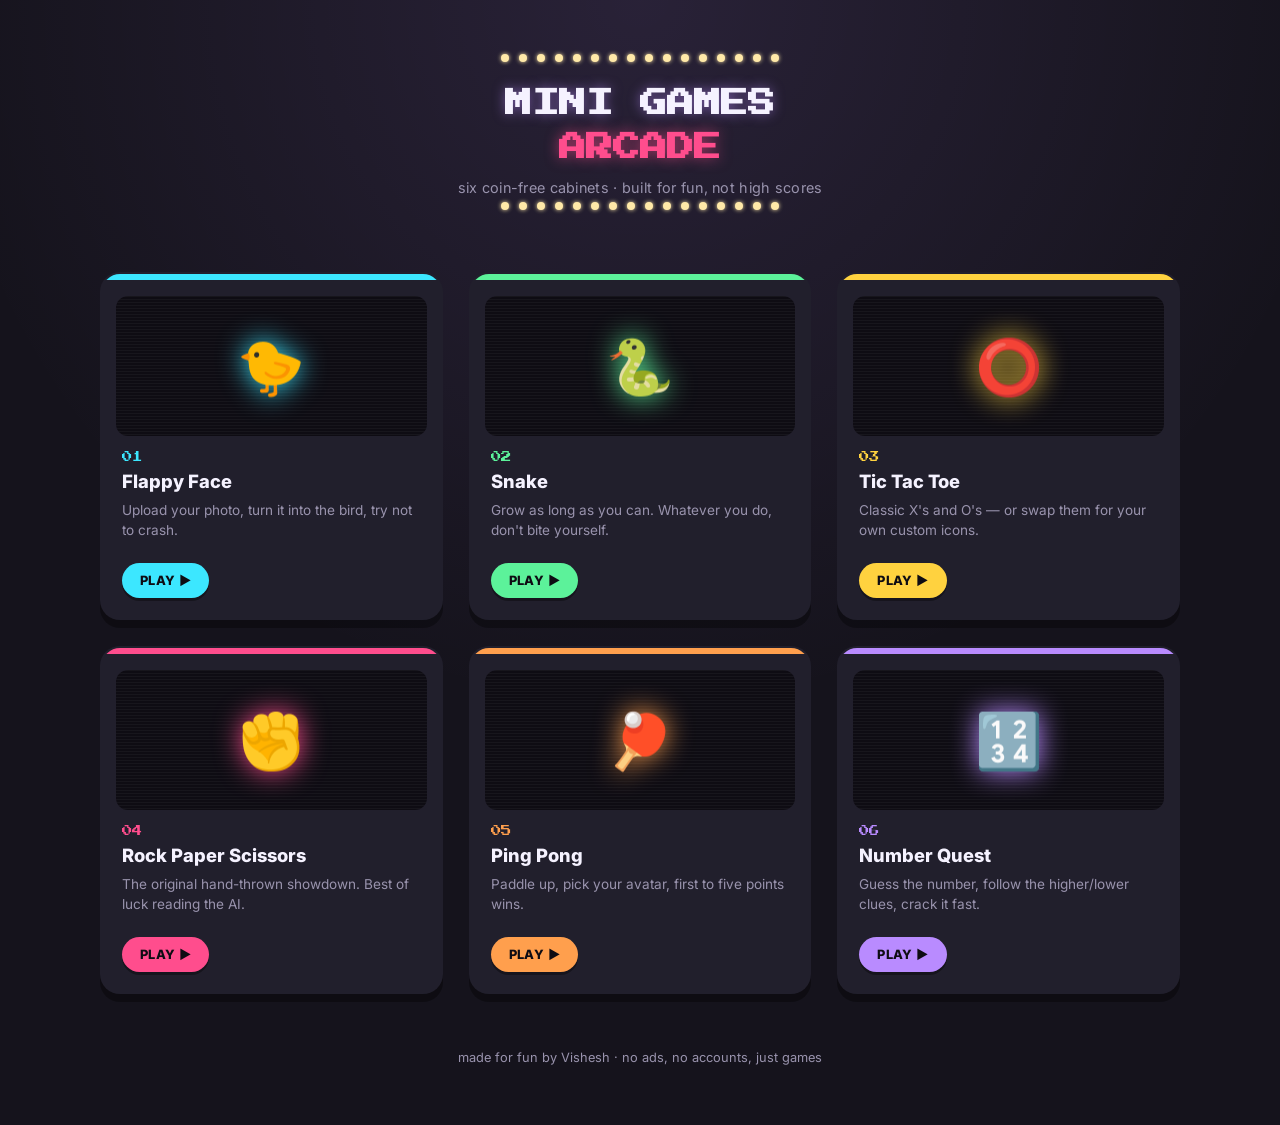
<file: index.html>
<!DOCTYPE html>
<html lang="en">
<head>
<meta charset="UTF-8">
<meta name="viewport" content="width=device-width, initial-scale=1.0">
<title>Vishesh's Mini Games Arcade</title>
<link rel="preconnect" href="https://fonts.googleapis.com">
<link rel="preconnect" href="https://fonts.gstatic.com" crossorigin>
<link href="https://fonts.googleapis.com/css2?family=Press+Start+2P&family=Inter:wght@400;600;800&display=swap" rel="stylesheet">
<link rel="stylesheet" href="style.css">
</head>
<body>

<div class="cabinet-bg">

  <!-- ===== MARQUEE HERO ===== -->
  <header class="marquee">
    <div class="bulb-row" aria-hidden="true">
      <span style="--i:0"></span><span style="--i:1"></span><span style="--i:2"></span>
      <span style="--i:3"></span><span style="--i:4"></span><span style="--i:5"></span>
      <span style="--i:6"></span><span style="--i:7"></span><span style="--i:8"></span>
      <span style="--i:9"></span><span style="--i:10"></span><span style="--i:11"></span>
      <span style="--i:12"></span><span style="--i:13"></span><span style="--i:14"></span>
      <span style="--i:15"></span>
    </div>

    <h1 class="marquee-title">MINI&nbsp;GAMES<br><span>ARCADE</span></h1>
    <p class="marquee-sub">six coin-free cabinets · built for fun, not high scores</p>

    <div class="bulb-row" aria-hidden="true">
      <span style="--i:15"></span><span style="--i:14"></span><span style="--i:13"></span>
      <span style="--i:12"></span><span style="--i:11"></span><span style="--i:10"></span>
      <span style="--i:9"></span><span style="--i:8"></span><span style="--i:7"></span>
      <span style="--i:6"></span><span style="--i:5"></span><span style="--i:4"></span>
      <span style="--i:3"></span><span style="--i:2"></span><span style="--i:1"></span>
      <span style="--i:0"></span>
    </div>
  </header>

  <!-- ===== GAME CABINET GRID ===== -->
  <main class="cabinet-grid">

    <a class="cabinet" data-tone="cyan"
       href="https://vishesharma20.github.io/Mini_Games/flappy%20bird/">
      <div class="screen">
        <span class="cab-emoji">🐤</span>
      </div>
      <div class="cab-label">
        <span class="cab-tag">01</span>
        <h2>Flappy Face</h2>
        <p>Upload your photo, turn it into the bird, try not to crash.</p>
      </div>
      <span class="play-btn">PLAY ▶</span>
    </a>

    <a class="cabinet" data-tone="green"
       href="https://vishesharma20.github.io/Mini_Games/snake%20game/">
      <div class="screen">
        <span class="cab-emoji">🐍</span>
      </div>
      <div class="cab-label">
        <span class="cab-tag">02</span>
        <h2>Snake</h2>
        <p>Grow as long as you can. Whatever you do, don't bite yourself.</p>
      </div>
      <span class="play-btn">PLAY ▶</span>
    </a>

    <a class="cabinet" data-tone="yellow"
       href="https://vishesharma20.github.io/Mini_Games/tic%20tac%20toe/">
      <div class="screen">
        <span class="cab-emoji">⭕</span>
      </div>
      <div class="cab-label">
        <span class="cab-tag">03</span>
        <h2>Tic Tac Toe</h2>
        <p>Classic X's and O's — or swap them for your own custom icons.</p>
      </div>
      <span class="play-btn">PLAY ▶</span>
    </a>

    <a class="cabinet" data-tone="pink"
       href="https://vishesharma20.github.io/Mini_Games/rock,%20paper%20&%20scissor/">
      <div class="screen">
        <span class="cab-emoji">✊</span>
      </div>
      <div class="cab-label">
        <span class="cab-tag">04</span>
        <h2>Rock Paper Scissors</h2>
        <p>The original hand-thrown showdown. Best of luck reading the AI.</p>
      </div>
      <span class="play-btn">PLAY ▶</span>
    </a>

    <a class="cabinet" data-tone="orange"
       href="https://vishesharma20.github.io/Mini_Games/ping%20pong/">
      <div class="screen">
        <span class="cab-emoji">🏓</span>
      </div>
      <div class="cab-label">
        <span class="cab-tag">05</span>
        <h2>Ping Pong</h2>
        <p>Paddle up, pick your avatar, first to five points wins.</p>
      </div>
      <span class="play-btn">PLAY ▶</span>
    </a>

    <a class="cabinet" data-tone="purple"
       href="https://vishesharma20.github.io/Mini_Games/number%20quest/">
      <div class="screen">
        <span class="cab-emoji">🔢</span>
      </div>
      <div class="cab-label">
        <span class="cab-tag">06</span>
        <h2>Number Quest</h2>
        <p>Guess the number, follow the higher/lower clues, crack it fast.</p>
      </div>
      <span class="play-btn">PLAY ▶</span>
    </a>

  </main>

  <footer class="cab-footer">
    made for fun by Vishesh · no ads, no accounts, just games
  </footer>

</div>

</body>
</html>
</file>
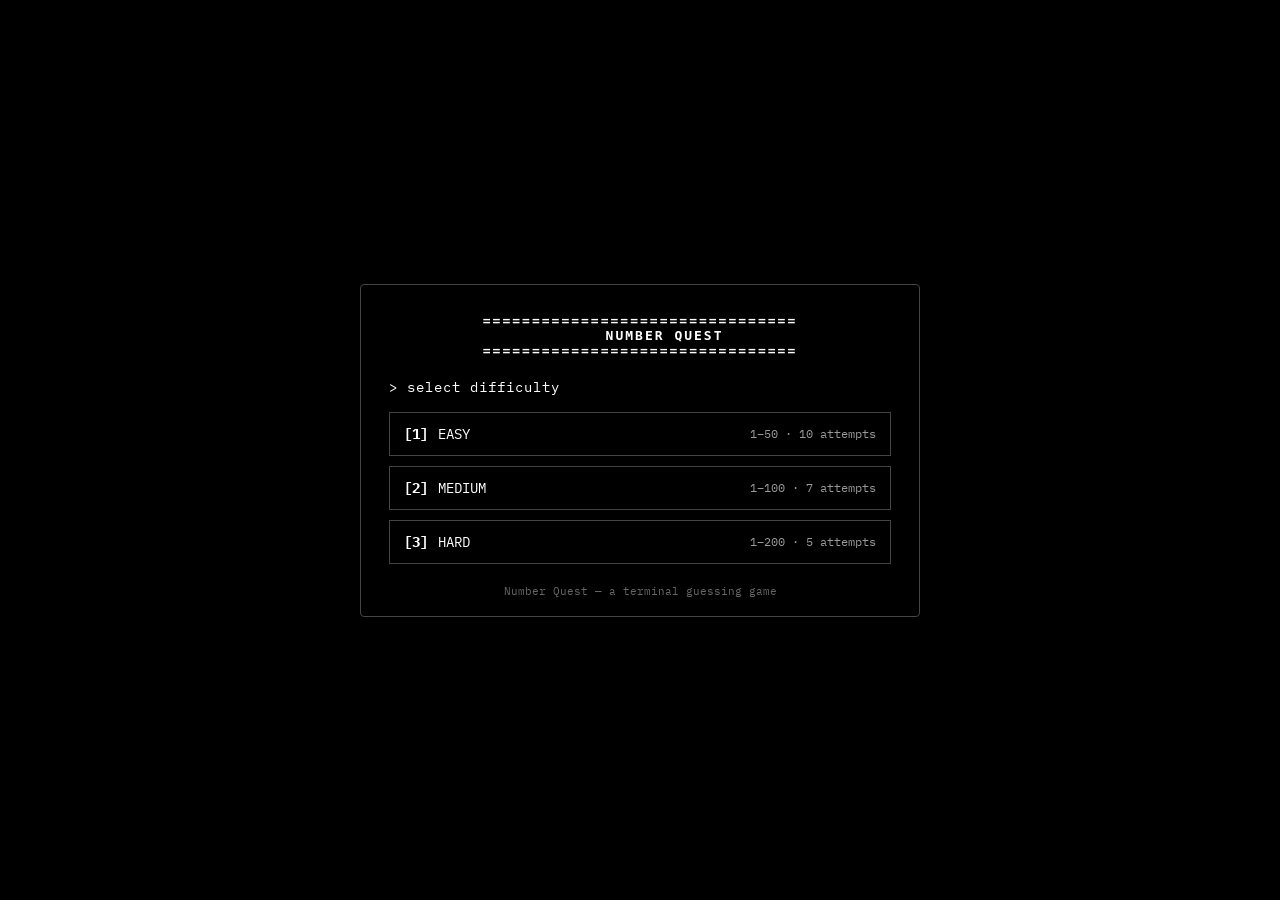
<file: number quest/index.html>
<!DOCTYPE html>
<html lang="en">
<head>
<meta charset="UTF-8">
<meta name="viewport" content="width=device-width, initial-scale=1.0">
<title>Number Quest</title>
<link rel="preconnect" href="https://fonts.googleapis.com">
<link href="https://fonts.googleapis.com/css2?family=IBM+Plex+Mono:wght@400;500;600;700&display=swap" rel="stylesheet">
<link rel="stylesheet" href="style.css">
</head>
<body>

<div class="crt">

  <header class="banner">
    <pre>================================
     NUMBER QUEST
================================</pre>
  </header>

  <main id="app">

    <!-- DIFFICULTY SCREEN -->
    <section id="screen-difficulty" class="screen active">
      <p class="prompt">&gt; select difficulty</p>
      <div class="options">
        <button class="opt" data-diff="1">
          <span class="key">[1]</span> EASY <span class="meta">1–50 · 10 attempts</span>
        </button>
        <button class="opt" data-diff="2">
          <span class="key">[2]</span> MEDIUM <span class="meta">1–100 · 7 attempts</span>
        </button>
        <button class="opt" data-diff="3">
          <span class="key">[3]</span> HARD <span class="meta">1–200 · 5 attempts</span>
        </button>
      </div>
    </section>

    <!-- GAME SCREEN -->
    <section id="screen-game" class="screen">
      <p class="prompt" id="rangeText"></p>
      <p class="attempts-line" id="attemptsText"></p>

      <form id="guessForm" autocomplete="off">
        <input type="number" id="guessInput" placeholder="your guess" required>
        <button type="submit">GUESS</button>
      </form>

      <div id="feedback" class="feedback"></div>

      <div class="meter">
        <div class="meter-fill" id="meterFill"></div>
      </div>

      <div class="history">
        <span class="history-label">history:</span>
        <span id="historyList"></span>
      </div>
    </section>

    <!-- RESULT SCREEN -->
    <section id="screen-result" class="screen">
      <div id="resultBox"></div>
      <button id="playAgainBtn">PLAY AGAIN (y)</button>
    </section>

  </main>

  <footer class="footer">Number Quest — a terminal guessing game</footer>
</div>

<script src="script.js"></script>
</body>
</html>
</file>
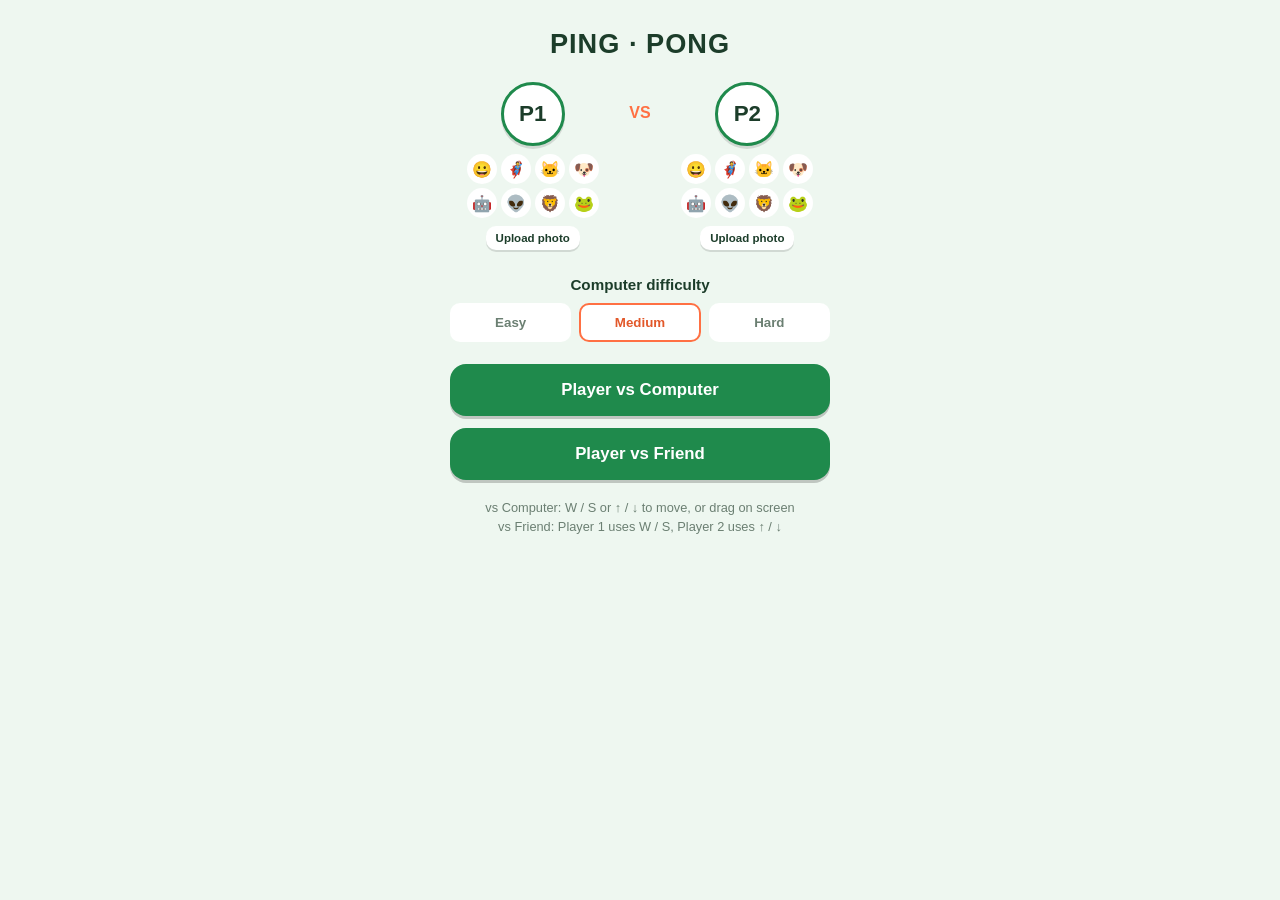
<file: ping pong/index.html>
<!DOCTYPE html>
<html lang="en">
<head>
<meta charset="UTF-8">
<meta name="viewport" content="width=device-width, initial-scale=1.0, maximum-scale=1.0, user-scalable=no">
<title>Ping Pong</title>
<link rel="stylesheet" href="style.css">
</head>
<body>

<div class="app">

  <!-- ===== HOME SCREEN ===== -->
  <section id="home-screen" class="screen active">
    <h1 class="title">PING · PONG</h1>

    <div class="avatar-row">
      <div class="avatar-col">
        <div class="avatar-circle" id="avatar-p1">
          <span>P1</span>
        </div>
        <div class="avatar-preset-grid" data-player="p1"></div>
        <label class="upload-btn">
          Upload photo
          <input type="file" accept="image/*" id="upload-p1" class="hidden">
        </label>
      </div>

      <span class="vs-label">VS</span>

      <div class="avatar-col">
        <div class="avatar-circle" id="avatar-p2">
          <span>P2</span>
        </div>
        <div class="avatar-preset-grid" data-player="p2"></div>
        <label class="upload-btn">
          Upload photo
          <input type="file" accept="image/*" id="upload-p2" class="hidden">
        </label>
      </div>
    </div>

    <h2 class="section-label">Computer difficulty</h2>
    <div class="difficulty-row" id="difficulty-row">
      <button class="diff-btn" data-diff="easy">Easy</button>
      <button class="diff-btn active" data-diff="medium">Medium</button>
      <button class="diff-btn" data-diff="hard">Hard</button>
    </div>

    <button class="play-btn" id="btn-vs-computer">Player vs Computer</button>
    <button class="play-btn" id="btn-vs-friend">Player vs Friend</button>

    <p class="hint-text">
      vs Computer: W / S or ↑ / ↓ to move, or drag on screen<br>
      vs Friend: Player 1 uses W / S, Player 2 uses ↑ / ↓
    </p>
  </section>

  <!-- ===== GAME SCREEN ===== -->
  <section id="game-screen" class="screen">
    <button class="back-btn" id="btn-back">←</button>

    <div class="score-row">
      <div class="score-side">
        <div class="avatar-circle avatar-circle--small" id="game-avatar-p1"><span>P1</span></div>
        <span id="score-p1">0</span>
      </div>
      <div class="score-side">
        <span id="score-p2">0</span>
        <div class="avatar-circle avatar-circle--small" id="game-avatar-p2"><span>P2</span></div>
      </div>
    </div>

    <div class="board-box">
      <canvas id="board" width="320" height="420"></canvas>
    </div>

    <div id="game-over-panel" class="result-banner hidden">
      <p id="game-over-text">Game over!</p>
      <button class="play-btn play-btn--small" id="btn-play-again">Play again</button>
    </div>
  </section>

</div>

<script src="script.js"></script>
</body>
</html>
</file>
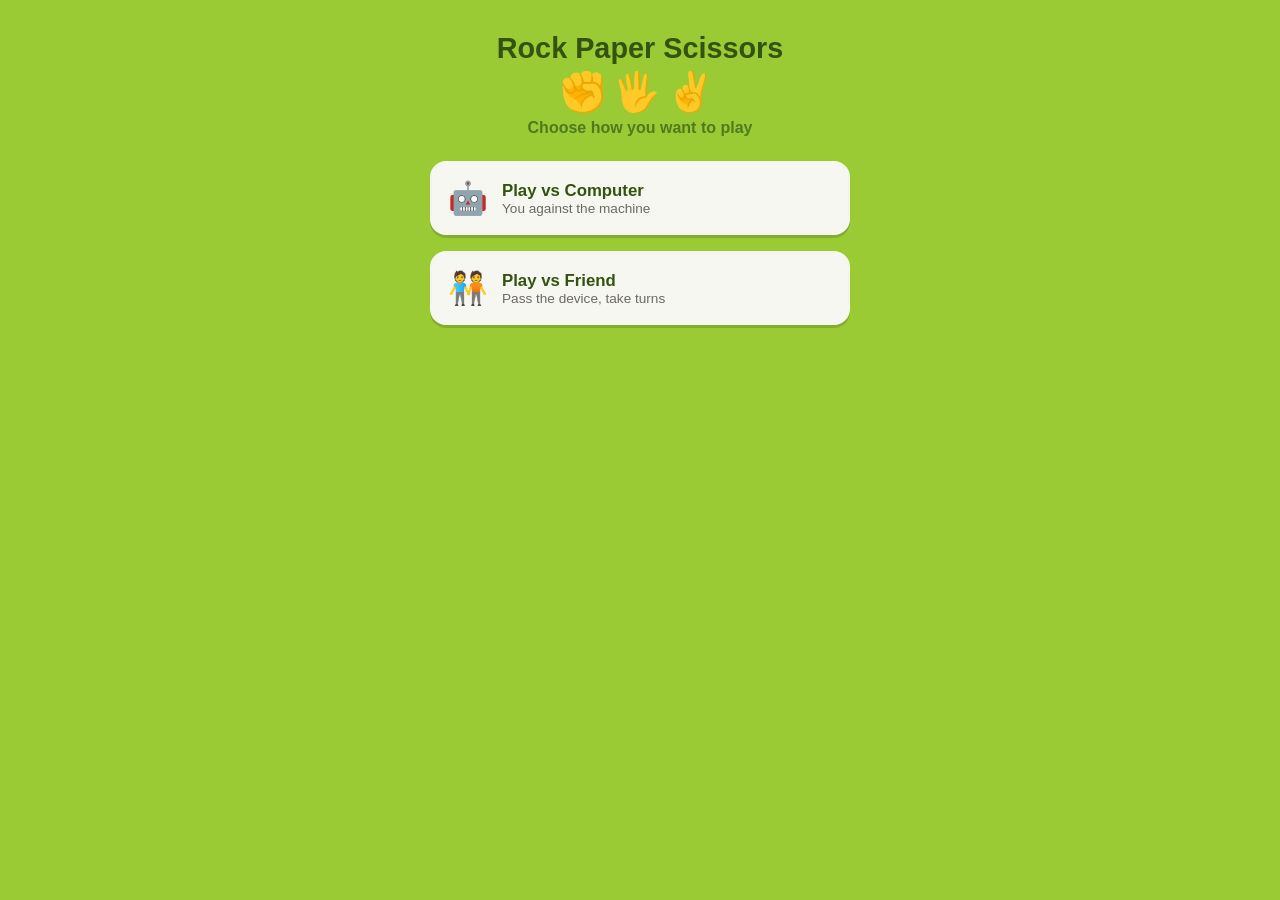
<file: rock, paper & scissor/index.html>
<!DOCTYPE html>
<html lang="en">
<head>
<meta charset="UTF-8">
<meta name="viewport" content="width=device-width, initial-scale=1.0">
<title>Rock Paper Scissors</title>
<link rel="stylesheet" href="style.css">
</head>
<body>

<div class="app">

  <!-- ===== HOME SCREEN ===== -->
  <section id="home-screen" class="screen active">
    <h1 class="title">Rock Paper Scissors</h1>
    <div class="hero-emoji">✊🖐️✌️</div>
    <p class="subtitle">Choose how you want to play</p>

    <button class="mode-btn" id="btn-vs-computer">
      <span class="mode-emoji">🤖</span>
      <span class="mode-text">
        <span class="mode-title">Play vs Computer</span>
        <span class="mode-desc">You against the machine</span>
      </span>
    </button>

    <button class="mode-btn" id="btn-vs-friend">
      <span class="mode-emoji">🧑‍🤝‍🧑</span>
      <span class="mode-text">
        <span class="mode-title">Play vs Friend</span>
        <span class="mode-desc">Pass the device, take turns</span>
      </span>
    </button>
  </section>

  <!-- ===== COMPUTER MODE SCREEN ===== -->
  <section id="computer-screen" class="screen">
    <button class="back-btn" data-back="home-screen">←</button>

    <h2 class="section-label">Computer</h2>
    <div class="hand-box">
      <span id="computer-hand" class="hand-emoji">❔</span>
    </div>

    <div id="computer-result" class="result-banner">Make your move!</div>

    <h2 class="section-label">Player</h2>
    <div class="hand-box">
      <span id="player-hand" class="hand-emoji">❔</span>
    </div>

    <p class="score-line">Your score: <span id="computer-score">0</span> &nbsp;|&nbsp; Computer: <span id="cpu-score">0</span></p>

    <div class="choice-row">
      <button class="choice-btn" data-choice="paper">
        <span class="choice-emoji">🖐️</span>
        <span>paper</span>
      </button>
      <button class="choice-btn" data-choice="rock">
        <span class="choice-emoji">✊</span>
        <span>rock</span>
      </button>
      <button class="choice-btn" data-choice="scissors">
        <span class="choice-emoji">✌️</span>
        <span>scissors</span>
      </button>
    </div>

    <button class="reset-btn" id="reset-computer">Reset score</button>
  </section>

  <!-- ===== FRIEND MODE: PLAYER 1 TURN ===== -->
  <section id="friend-turn1-screen" class="screen">
    <button class="back-btn" data-back="home-screen">←</button>

    <h2 class="section-label">Player 1's turn</h2>
    <div class="hand-box hand-box--hidden">
      <span class="hand-emoji">🙈</span>
    </div>
    <p class="hint-text">Pick your move. Player 2 won't see it.</p>

    <div class="choice-row">
      <button class="choice-btn" data-friend-choice="paper" data-player="1">
        <span class="choice-emoji">🖐️</span>
        <span>paper</span>
      </button>
      <button class="choice-btn" data-friend-choice="rock" data-player="1">
        <span class="choice-emoji">✊</span>
        <span>rock</span>
      </button>
      <button class="choice-btn" data-friend-choice="scissors" data-player="1">
        <span class="choice-emoji">✌️</span>
        <span>scissors</span>
      </button>
    </div>
  </section>

  <!-- ===== FRIEND MODE: PASS DEVICE ===== -->
  <section id="friend-pass-screen" class="screen">
    <div class="pass-content">
      <span class="pass-emoji">📱</span>
      <h2 class="section-label">Player 1 locked in!</h2>
      <p class="hint-text">Pass the device to Player 2.<br>No peeking, Player 1!</p>
      <button class="mode-btn mode-btn--single" id="btn-ready-p2">
        <span class="mode-text"><span class="mode-title">I'm Player 2, ready!</span></span>
      </button>
    </div>
  </section>

  <!-- ===== FRIEND MODE: PLAYER 2 TURN ===== -->
  <section id="friend-turn2-screen" class="screen">
    <h2 class="section-label">Player 2's turn</h2>
    <div class="hand-box hand-box--hidden">
      <span class="hand-emoji">🙈</span>
    </div>
    <p class="hint-text">Pick your move to reveal the result.</p>

    <div class="choice-row">
      <button class="choice-btn" data-friend-choice="paper" data-player="2">
        <span class="choice-emoji">🖐️</span>
        <span>paper</span>
      </button>
      <button class="choice-btn" data-friend-choice="rock" data-player="2">
        <span class="choice-emoji">✊</span>
        <span>rock</span>
      </button>
      <button class="choice-btn" data-friend-choice="scissors" data-player="2">
        <span class="choice-emoji">✌️</span>
        <span>scissors</span>
      </button>
    </div>
  </section>

  <!-- ===== FRIEND MODE: REVEAL ===== -->
  <section id="friend-reveal-screen" class="screen">
    <button class="back-btn" data-back="home-screen">←</button>

    <h2 class="section-label">Player 1</h2>
    <div class="hand-box">
      <span id="p1-hand" class="hand-emoji">❔</span>
    </div>

    <div id="friend-result" class="result-banner">—</div>

    <h2 class="section-label">Player 2</h2>
    <div class="hand-box">
      <span id="p2-hand" class="hand-emoji">❔</span>
    </div>

    <p class="score-line">Player 1: <span id="p1-score">0</span> &nbsp;|&nbsp; Player 2: <span id="p2-score">0</span></p>

    <button class="mode-btn mode-btn--single" id="btn-play-again">
      <span class="mode-text"><span class="mode-title">Play again</span></span>
    </button>
    <button class="reset-btn" id="reset-friend">Reset scores</button>
  </section>

</div>

<script src="script.js"></script>
</body>
</html>
</file>
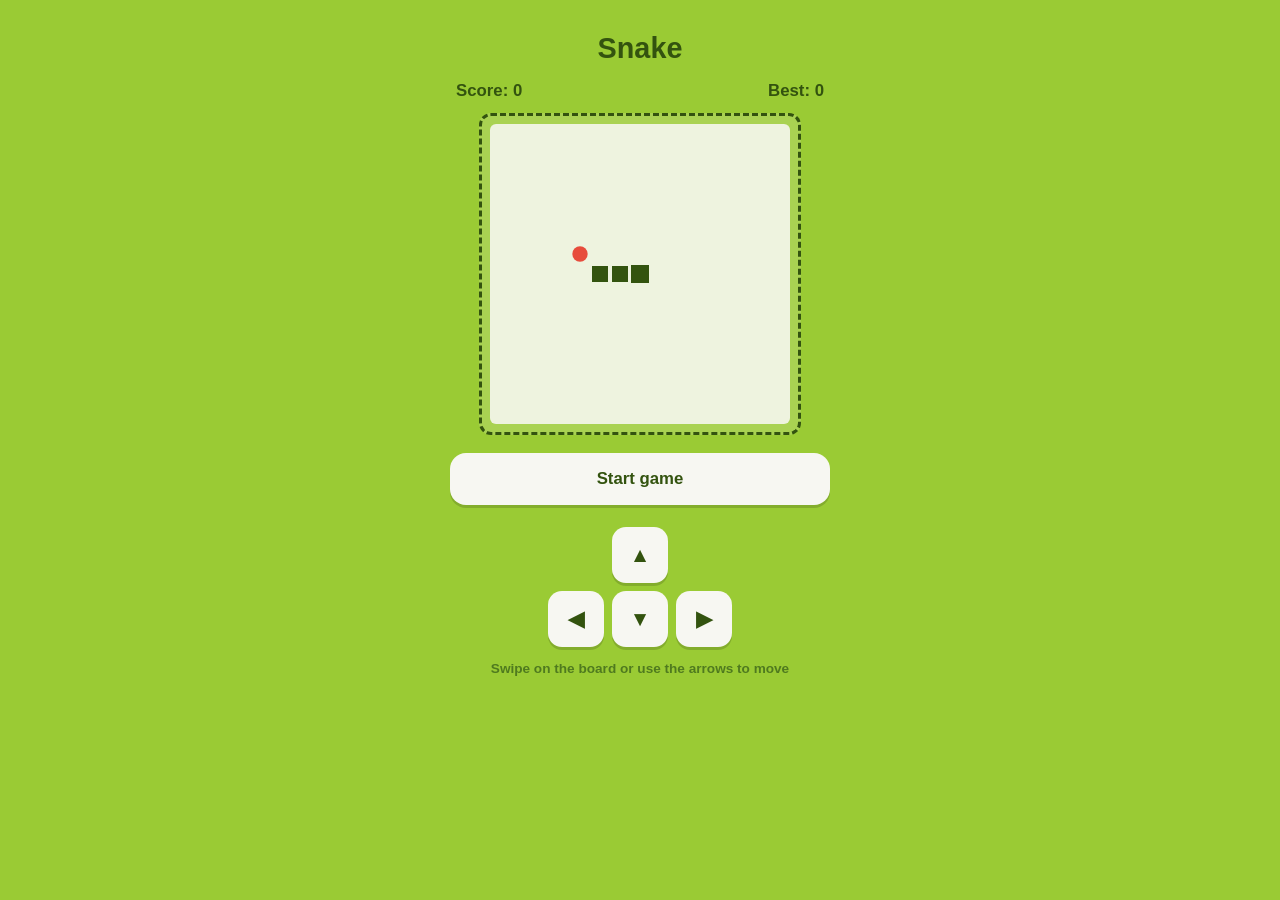
<file: snake game/index.html>
<!DOCTYPE html>
<html lang="en">
<head>
<meta charset="UTF-8">
<meta name="viewport" content="width=device-width, initial-scale=1.0, maximum-scale=1.0, user-scalable=no">
<title>Snake</title>
<link rel="stylesheet" href="style.css">
</head>
<body>

<div class="app">

  <h1 class="title">Snake</h1>

  <div class="score-row">
    <span>Score: <span id="score">0</span></span>
    <span>Best: <span id="best-score">0</span></span>
  </div>

  <div id="banner" class="result-banner hidden">Game over!</div>

  <div class="board-box">
    <canvas id="board" width="300" height="300"></canvas>
  </div>

  <button class="mode-btn mode-btn--single" id="btn-start">
    <span class="mode-text"><span class="mode-title">Start game</span></span>
  </button>

  <!-- on-screen d-pad controls -->
  <div class="dpad">
    <button class="dpad-btn dpad-up" data-dir="up">▲</button>
    <div class="dpad-mid">
      <button class="dpad-btn dpad-left" data-dir="left">◀</button>
      <button class="dpad-btn dpad-down" data-dir="down">▼</button>
      <button class="dpad-btn dpad-right" data-dir="right">▶</button>
    </div>
  </div>

  <p class="hint-text">Swipe on the board or use the arrows to move</p>

</div>

<script src="script.js"></script>
</body>
</html>
</file>
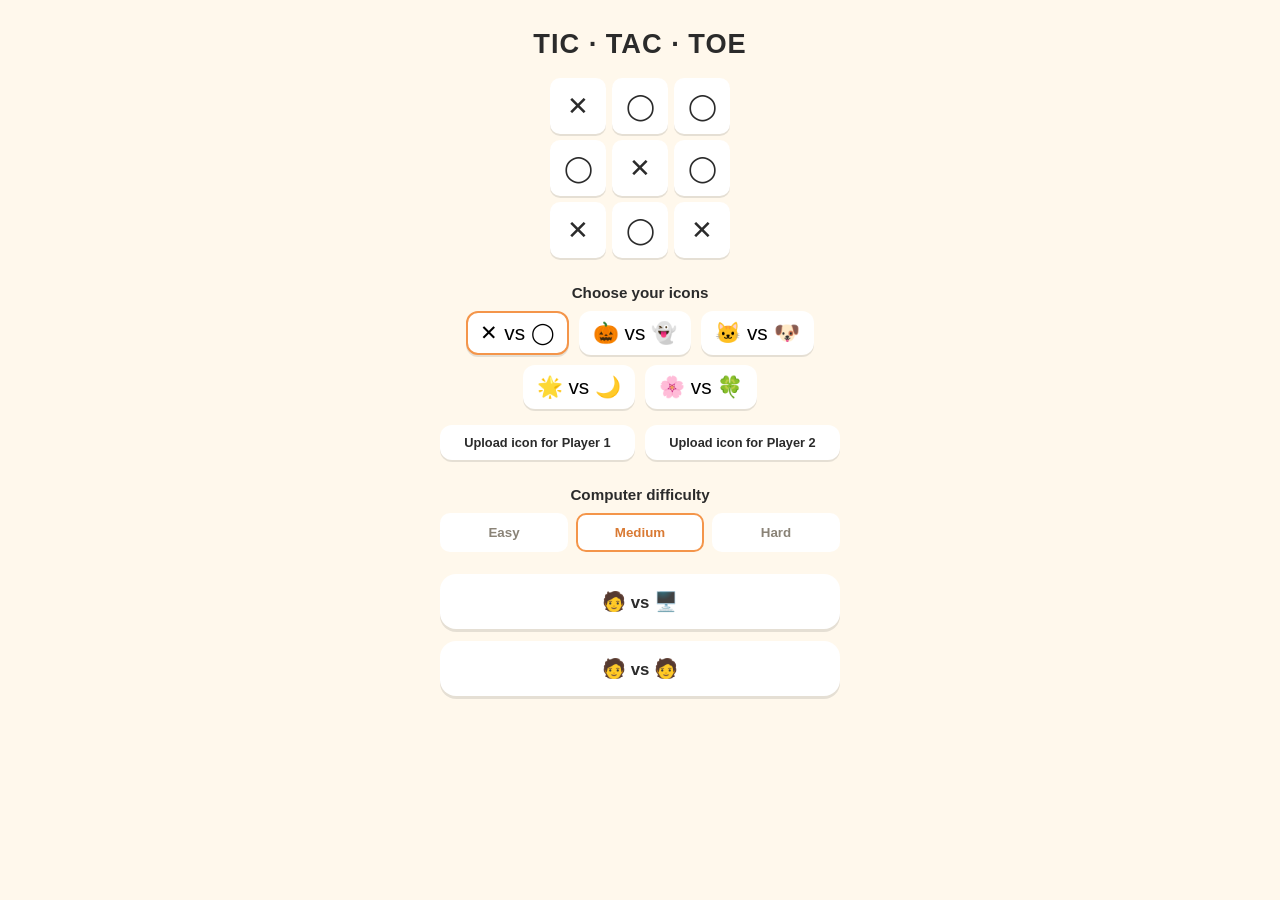
<file: tic tac toe/index.html>
<!DOCTYPE html>
<html lang="en">
<head>
<meta charset="UTF-8">
<meta name="viewport" content="width=device-width, initial-scale=1.0">
<title>Tic Tac Toe</title>
<link rel="stylesheet" href="style.css">
</head>
<body>

<div class="app">

  <!-- ===== HOME SCREEN ===== -->
  <section id="home-screen" class="screen active">
    <h1 class="title">TIC · TAC · TOE</h1>

    <div class="preview-board" id="preview-board">
      <!-- filled by JS to preview the currently selected icon set -->
    </div>

    <h2 class="section-label">Choose your icons</h2>
    <div class="icon-set-grid" id="icon-set-grid"></div>

    <div class="upload-row">
      <label class="upload-btn">
        Upload icon for Player 1
        <input type="file" accept="image/*" id="upload-p1" class="hidden">
      </label>
      <label class="upload-btn">
        Upload icon for Player 2
        <input type="file" accept="image/*" id="upload-p2" class="hidden">
      </label>
    </div>

    <h2 class="section-label">Computer difficulty</h2>
    <div class="difficulty-row" id="difficulty-row">
      <button class="diff-btn" data-diff="easy">Easy</button>
      <button class="diff-btn active" data-diff="medium">Medium</button>
      <button class="diff-btn" data-diff="hard">Hard</button>
    </div>

    <button class="play-btn" id="btn-vs-computer">
      <span class="play-icon">🧑</span> vs <span class="play-icon">🖥️</span>
    </button>

    <button class="play-btn" id="btn-vs-friend">
      <span class="play-icon">🧑</span> vs <span class="play-icon">🧑</span>
    </button>
  </section>

  <!-- ===== GAME SCREEN ===== -->
  <section id="game-screen" class="screen">
    <button class="back-btn" id="btn-back">←</button>

    <p class="turn-indicator" id="turn-indicator">Your turn</p>

    <div class="board-wrap">
      <div class="board" id="board"></div>
      <svg id="win-line" class="win-line hidden" viewBox="0 0 300 300"></svg>
    </div>

    <div id="result-banner" class="result-banner hidden"></div>

    <p class="score-line" id="score-line">P1: 0 &nbsp;|&nbsp; P2: 0 &nbsp;|&nbsp; Draws: 0</p>

    <button class="play-btn play-btn--small" id="btn-play-again">Play again</button>
    <button class="skip-btn" id="btn-reset-score">Reset score</button>
  </section>

</div>

<script src="script.js"></script>
</body>
</html>
</file>
<file: style.css>
:root {
  --bg: #15131c;
  --bg-deep: #0e0c13;
  --panel: #211f2c;
  --panel-light: #2b2838;
  --text-light: #f5f2ff;
  --text-muted: #9993ad;
  --bulb: #ffe9a8;

  --cyan: #3ce7ff;
  --green: #5cf29a;
  --yellow: #ffd23f;
  --pink: #ff4d8d;
  --orange: #ff9f4d;
  --purple: #b98bff;
}

* {
  box-sizing: border-box;
}

body {
  margin: 0;
  background: var(--bg);
  color: var(--text-light);
  font-family: "Inter", "Segoe UI", sans-serif;
}

.cabinet-bg {
  min-height: 100vh;
  background:
    radial-gradient(circle at 50% 0%, rgba(185, 139, 255, 0.12), transparent 55%),
    var(--bg);
  padding: 48px 20px 60px;
  display: flex;
  flex-direction: column;
  align-items: center;
}

/* ===================== MARQUEE ===================== */
.marquee {
  display: flex;
  flex-direction: column;
  align-items: center;
  max-width: 640px;
  margin-bottom: 56px;
}

.bulb-row {
  display: flex;
  gap: 10px;
  margin: 6px 0;
}

.bulb-row span {
  width: 8px;
  height: 8px;
  border-radius: 50%;
  background: var(--bulb);
  box-shadow: 0 0 4px var(--bulb);
  animation: bulb-blink 1.6s ease-in-out infinite;
  animation-delay: calc(var(--i) * 0.08s);
}

@keyframes bulb-blink {
  0%, 40% { opacity: 1; box-shadow: 0 0 8px var(--bulb), 0 0 16px var(--bulb); }
  50%, 100% { opacity: 0.25; box-shadow: none; }
}

.marquee-title {
  font-family: "Press Start 2P", monospace;
  font-size: 1.7rem;
  line-height: 1.6;
  text-align: center;
  margin: 14px 0 10px;
  color: var(--text-light);
  text-shadow: 0 0 12px rgba(185, 139, 255, 0.5);
}

.marquee-title span {
  color: var(--pink);
  text-shadow: 0 0 14px rgba(255, 77, 141, 0.6);
}

.marquee-sub {
  color: var(--text-muted);
  font-size: 0.9rem;
  text-align: center;
  margin: 0;
  letter-spacing: 0.02em;
}

/* ===================== CABINET GRID ===================== */
.cabinet-grid {
  width: 100%;
  max-width: 1080px;
  display: grid;
  grid-template-columns: repeat(auto-fit, minmax(260px, 1fr));
  gap: 26px;
}

.cabinet {
  --tone: var(--cyan);
  display: flex;
  flex-direction: column;
  background: var(--panel);
  border-radius: 20px;
  padding: 14px 14px 20px;
  text-decoration: none;
  color: inherit;
  border: 2px solid transparent;
  box-shadow: 0 8px 0 rgba(0, 0, 0, 0.35);
  transition: transform 0.15s ease, border-color 0.15s ease, box-shadow 0.15s ease;
  position: relative;
  overflow: hidden;
}

.cabinet[data-tone="cyan"]   { --tone: var(--cyan); }
.cabinet[data-tone="green"]  { --tone: var(--green); }
.cabinet[data-tone="yellow"] { --tone: var(--yellow); }
.cabinet[data-tone="pink"]   { --tone: var(--pink); }
.cabinet[data-tone="orange"] { --tone: var(--orange); }
.cabinet[data-tone="purple"] { --tone: var(--purple); }

.cabinet::before {
  content: "";
  position: absolute;
  top: 0;
  left: 0;
  right: 0;
  height: 6px;
  background: var(--tone);
}

.cabinet:hover {
  transform: translateY(-6px);
  border-color: var(--tone);
  box-shadow: 0 12px 0 rgba(0, 0, 0, 0.35), 0 0 22px rgba(255, 255, 255, 0.06);
}

.screen {
  background: var(--bg-deep);
  border-radius: 12px;
  height: 140px;
  display: flex;
  align-items: center;
  justify-content: center;
  margin-top: 8px;
  position: relative;
  overflow: hidden;
}

.screen::after {
  content: "";
  position: absolute;
  inset: 0;
  background: repeating-linear-gradient(
    to bottom,
    rgba(255, 255, 255, 0.04) 0px,
    rgba(255, 255, 255, 0.04) 1px,
    transparent 1px,
    transparent 3px
  );
}

.cab-emoji {
  font-size: 3.4rem;
  filter: drop-shadow(0 0 14px var(--tone));
  z-index: 1;
}

.cab-label {
  padding: 16px 6px 6px;
}

.cab-tag {
  font-family: "Press Start 2P", monospace;
  font-size: 0.65rem;
  color: var(--tone);
  display: block;
  margin-bottom: 8px;
}

.cab-label h2 {
  margin: 0 0 8px;
  font-size: 1.15rem;
  font-weight: 800;
}

.cab-label p {
  margin: 0;
  font-size: 0.85rem;
  color: var(--text-muted);
  line-height: 1.5;
}

.play-btn {
  align-self: flex-start;
  margin: 16px 6px 0;
  background: var(--tone);
  color: var(--bg-deep);
  font-weight: 800;
  font-size: 0.8rem;
  letter-spacing: 0.03em;
  padding: 10px 18px;
  border-radius: 999px;
  box-shadow: 0 3px 0 rgba(0, 0, 0, 0.35);
  transition: transform 0.1s ease;
}

.cabinet:hover .play-btn {
  transform: scale(1.05);
}

/* ===================== FOOTER ===================== */
.cab-footer {
  margin-top: 56px;
  color: var(--text-muted);
  font-size: 0.8rem;
  text-align: center;
}

/* ===================== RESPONSIVE ===================== */
@media (max-width: 480px) {
  .marquee-title {
    font-size: 1.25rem;
  }
  .bulb-row {
    gap: 6px;
  }
  .bulb-row span {
    width: 6px;
    height: 6px;
  }
}

@media (prefers-reduced-motion: reduce) {
  .bulb-row span {
    animation: none;
    opacity: 1;
  }
}
</file>
<file: number quest/style.css>
:root {
  --bg: #000000;
  --text: #ffffff;
  --border: #444444;
  --green: #4caf50;
  --red: #ff4d4d;
  --blue: #6fb8ff;
}

* { box-sizing: border-box; }

body {
  margin: 0;
  min-height: 100vh;
  background: var(--bg);
  color: var(--text);
  font-family: 'IBM Plex Mono', monospace;
  display: flex;
  align-items: center;
  justify-content: center;
  padding: 24px;
}

.crt {
  position: relative;
  width: 100%;
  max-width: 560px;
  background: var(--bg);
  border: 1px solid var(--border);
  border-radius: 4px;
  padding: 28px 28px 18px;
}

.banner pre {
  margin: 0 0 20px;
  text-align: center;
  font-weight: 700;
  font-size: 13px;
  letter-spacing: 2px;
  color: var(--text);
}

.screen { display: none; }
.screen.active { display: block; }

.prompt {
  margin: 0 0 16px;
  font-size: 14px;
  letter-spacing: 1px;
  color: var(--text);
}

.options {
  display: flex;
  flex-direction: column;
  gap: 10px;
}

.opt {
  background: transparent;
  border: 1px solid var(--border);
  color: var(--text);
  font-family: inherit;
  font-size: 14px;
  text-align: left;
  padding: 12px 14px;
  cursor: pointer;
  display: flex;
  align-items: center;
  gap: 10px;
  transition: background 0.15s;
}

.opt:hover, .opt:focus-visible {
  background: rgba(255,255,255,0.08);
  outline: none;
}

.opt .key { font-weight: 700; color: var(--text); }
.opt .meta { margin-left: auto; opacity: 0.6; font-size: 12px; }

.attempts-line {
  font-size: 12px;
  opacity: 0.7;
  margin: 0 0 18px;
  color: var(--text);
}

#guessForm {
  display: flex;
  gap: 8px;
  margin-bottom: 16px;
}

#guessInput {
  flex: 1;
  background: #000;
  border: 1px solid var(--border);
  color: var(--text);
  font-family: inherit;
  font-size: 16px;
  padding: 10px 12px;
}

#guessInput:focus { outline: 1px solid var(--text); }

#guessForm button {
  background: var(--text);
  color: #000;
  border: none;
  font-family: inherit;
  font-weight: 700;
  padding: 10px 16px;
  cursor: pointer;
  letter-spacing: 1px;
}

#guessForm button:hover { filter: brightness(0.9); }

.feedback {
  min-height: 48px;
  font-size: 14px;
  margin-bottom: 14px;
  white-space: pre-line;
  color: var(--text);
}

.feedback.low { color: var(--blue); }
.feedback.high { color: var(--red); }

.meter {
  height: 6px;
  background: #1a1a1a;
  border: 1px solid var(--border);
  margin-bottom: 18px;
  overflow: hidden;
}

.meter-fill {
  height: 100%;
  width: 0%;
  background: var(--text);
  transition: width 0.3s ease;
}

.history {
  font-size: 12px;
  opacity: 0.7;
  word-break: break-word;
  color: var(--text);
}

.history-label { opacity: 0.6; margin-right: 6px; }

#resultBox {
  font-size: 14px;
  line-height: 1.7;
  margin-bottom: 18px;
  white-space: pre-line;
  color: var(--text);
}

#resultBox .win { color: var(--green); font-weight: 700; font-size: 16px; }
#resultBox .lose { color: var(--red); font-weight: 700; font-size: 16px; }

#playAgainBtn {
  background: transparent;
  border: 1px solid var(--text);
  color: var(--text);
  font-family: inherit;
  font-weight: 700;
  padding: 10px 16px;
  cursor: pointer;
  letter-spacing: 1px;
}

#playAgainBtn:hover {
  background: rgba(255,255,255,0.08);
}

.footer {
  margin-top: 20px;
  font-size: 11px;
  opacity: 0.4;
  text-align: center;
  color: var(--text);
}

@media (max-width: 480px) {
  .crt { padding: 20px 16px 14px; }
  .opt .meta { display: none; }
}
</file>
<file: ping pong/style.css>
:root {
  --court-green: #1f8a4c;
  --court-line: #ffffff;
  --bg: #eef7f0;
  --card-bg: #ffffff;
  --accent: #ff7043;
  --accent-dark: #e2582a;
  --text-dark: #1c3d2a;
  --text-muted: #6b7f72;
  --shadow: rgba(0, 0, 0, 0.12);
  --radius: 16px;
}

* {
  box-sizing: border-box;
}

body {
  margin: 0;
  font-family: "Segoe UI", "Helvetica Neue", Arial, sans-serif;
  background: var(--bg);
  color: var(--text-dark);
  display: flex;
  justify-content: center;
  min-height: 100vh;
}

.app {
  width: 100%;
  max-width: 420px;
  min-height: 100vh;
  padding: 24px 20px 40px;
  position: relative;
}

.hidden {
  display: none !important;
}

.screen {
  display: none;
  flex-direction: column;
  align-items: center;
}

.screen.active {
  display: flex;
}

.title {
  font-size: 1.7rem;
  font-weight: 900;
  letter-spacing: 1px;
  text-align: center;
  margin: 4px 0 22px;
  color: var(--text-dark);
}

/* ===== avatar picker ===== */
.avatar-row {
  display: flex;
  align-items: flex-start;
  justify-content: center;
  gap: 14px;
  width: 100%;
  margin-bottom: 20px;
}

.avatar-col {
  display: flex;
  flex-direction: column;
  align-items: center;
  gap: 8px;
  flex: 1;
}

.vs-label {
  font-weight: 900;
  color: var(--accent);
  padding-top: 22px;
}

.avatar-circle {
  width: 64px;
  height: 64px;
  border-radius: 50%;
  background: var(--card-bg);
  border: 3px solid var(--court-green);
  display: flex;
  align-items: center;
  justify-content: center;
  font-weight: 800;
  font-size: 1.4rem;
  overflow: hidden;
  box-shadow: 0 3px 0 var(--shadow);
}

.avatar-circle img {
  width: 100%;
  height: 100%;
  object-fit: cover;
}

.avatar-circle--small {
  width: 40px;
  height: 40px;
  font-size: 1rem;
  border-width: 2px;
}

.avatar-preset-grid {
  display: flex;
  flex-wrap: wrap;
  justify-content: center;
  gap: 4px;
  max-width: 140px;
}

.avatar-preset-btn {
  width: 30px;
  height: 30px;
  border-radius: 50%;
  border: 2px solid transparent;
  background: var(--card-bg);
  font-size: 1rem;
  display: flex;
  align-items: center;
  justify-content: center;
  cursor: pointer;
  padding: 0;
}

.avatar-preset-btn.active {
  border-color: var(--accent);
}

.upload-btn {
  background: var(--card-bg);
  border-radius: 10px;
  padding: 6px 10px;
  font-size: 0.72rem;
  font-weight: 700;
  text-align: center;
  box-shadow: 0 2px 0 var(--shadow);
  cursor: pointer;
  color: var(--text-dark);
}

/* ===== difficulty ===== */
.section-label {
  font-size: 0.95rem;
  font-weight: 800;
  margin: 6px 0 10px;
  text-align: center;
}

.difficulty-row {
  display: flex;
  gap: 8px;
  margin-bottom: 22px;
  width: 100%;
}

.diff-btn {
  flex: 1;
  background: var(--card-bg);
  border: 2px solid transparent;
  border-radius: 10px;
  padding: 10px 4px;
  font-weight: 700;
  color: var(--text-muted);
  cursor: pointer;
}

.diff-btn.active {
  border-color: var(--accent);
  color: var(--accent-dark);
}

/* ===== play buttons ===== */
.play-btn {
  width: 100%;
  background: var(--court-green);
  color: #fff;
  border: none;
  border-radius: var(--radius);
  padding: 16px;
  font-weight: 800;
  font-size: 1.05rem;
  box-shadow: 0 3px 0 rgba(0,0,0,0.2);
  cursor: pointer;
  margin-bottom: 12px;
  transition: transform 0.08s ease;
}

.play-btn:active {
  transform: scale(0.97);
}

.play-btn--small {
  font-size: 0.95rem;
  padding: 12px;
  margin-top: 10px;
}

.hint-text {
  font-size: 0.8rem;
  color: var(--text-muted);
  text-align: center;
  line-height: 1.5;
  margin-top: 6px;
}

/* ===== back button ===== */
.back-btn {
  position: absolute;
  top: 20px;
  left: 20px;
  width: 42px;
  height: 42px;
  border-radius: 50%;
  border: none;
  background: var(--card-bg);
  box-shadow: 0 2px 4px var(--shadow);
  font-size: 1.2rem;
  cursor: pointer;
  color: var(--text-dark);
}

/* ===== game screen ===== */
.score-row {
  width: 100%;
  max-width: 320px;
  display: flex;
  justify-content: space-between;
  align-items: center;
  margin: 44px 0 14px;
}

.score-side {
  display: flex;
  align-items: center;
  gap: 8px;
  font-size: 1.6rem;
  font-weight: 900;
}

.board-box {
  border-radius: 12px;
  overflow: hidden;
  box-shadow: 0 4px 0 var(--shadow);
  margin-bottom: 16px;
}

#board {
  display: block;
  touch-action: none;
}

/* ===== game over ===== */
.result-banner {
  width: 100%;
  max-width: 320px;
  background: var(--card-bg);
  border-radius: 14px;
  padding: 16px;
  text-align: center;
  box-shadow: 0 4px 0 var(--shadow);
}

#game-over-text {
  font-weight: 800;
  font-size: 1.15rem;
  margin: 0;
  color: var(--text-dark);
}
</file>
<file: rock, paper & scissor/style.css>
:root {
  --green-bg: #9acb34;
  --green-dark: #4f7a1f;
  --green-darker: #33530f;
  --card-bg: #f7f7f2;
  --banner-yellow: #f7b731;
  --banner-text: #4a3200;
  --white: #ffffff;
  --shadow: rgba(0, 0, 0, 0.15);
  --radius: 16px;
}

* {
  box-sizing: border-box;
}

body {
  margin: 0;
  font-family: "Segoe UI", "Helvetica Neue", Arial, sans-serif;
  background: var(--green-bg);
  color: var(--green-darker);
  display: flex;
  justify-content: center;
  min-height: 100vh;
}

.app {
  width: 100%;
  max-width: 460px;
  min-height: 100vh;
  background: var(--green-bg);
  padding: 24px 20px 40px;
  position: relative;
}

/* ===== screen switching ===== */
.screen {
  display: none;
  flex-direction: column;
  align-items: center;
  animation: fade-in 0.25s ease;
}

.screen.active {
  display: flex;
}

@keyframes fade-in {
  from { opacity: 0; transform: translateY(6px); }
  to   { opacity: 1; transform: translateY(0); }
}

/* ===== home screen ===== */
.title {
  font-size: 1.8rem;
  font-weight: 800;
  color: var(--green-darker);
  text-align: center;
  margin: 8px 0 4px;
}

.hero-emoji {
  font-size: 2.4rem;
  margin-bottom: 4px;
  letter-spacing: 6px;
}

.subtitle {
  margin: 0 0 24px;
  color: var(--green-dark);
  font-weight: 600;
}

.mode-btn {
  width: 100%;
  display: flex;
  align-items: center;
  gap: 14px;
  background: var(--card-bg);
  border: none;
  border-radius: var(--radius);
  padding: 18px;
  margin-bottom: 16px;
  box-shadow: 0 3px 0 var(--shadow);
  cursor: pointer;
  text-align: left;
  transition: transform 0.08s ease;
}

.mode-btn:active {
  transform: scale(0.97);
}

.mode-btn--single {
  justify-content: center;
  margin-top: 20px;
}

.mode-emoji {
  font-size: 2rem;
}

.mode-text {
  display: flex;
  flex-direction: column;
}

.mode-title {
  font-weight: 700;
  font-size: 1.05rem;
  color: var(--green-darker);
}

.mode-desc {
  font-size: 0.85rem;
  color: #6b6b60;
}

/* ===== back button ===== */
.back-btn {
  position: absolute;
  top: 20px;
  left: 20px;
  width: 44px;
  height: 44px;
  border-radius: 50%;
  border: none;
  background: var(--white);
  box-shadow: 0 2px 4px var(--shadow);
  font-size: 1.3rem;
  cursor: pointer;
  color: var(--green-darker);
}

/* ===== section label ===== */
.section-label {
  font-size: 1.1rem;
  color: var(--green-darker);
  margin: 12px 0 10px;
  font-weight: 700;
}

/* ===== hand box ===== */
.hand-box {
  width: 170px;
  height: 170px;
  border: 3px dashed var(--green-darker);
  border-radius: 12px;
  display: flex;
  align-items: center;
  justify-content: center;
  margin-bottom: 14px;
  background: rgba(255, 255, 255, 0.15);
}

.hand-box--hidden {
  border-style: dashed;
  opacity: 0.9;
}

.hand-emoji {
  font-size: 5rem;
  line-height: 1;
}

/* ===== result banner ===== */
.result-banner {
  width: 100%;
  background: var(--banner-yellow);
  color: var(--banner-text);
  font-weight: 700;
  text-align: center;
  padding: 12px;
  border-radius: 10px;
  margin: 6px 0 18px;
  font-size: 1.05rem;
}

/* ===== score ===== */
.score-line {
  font-weight: 700;
  color: var(--green-darker);
  margin: 4px 0 20px;
  text-align: center;
}

/* ===== choice buttons ===== */
.choice-row {
  display: flex;
  gap: 12px;
  width: 100%;
  margin-bottom: 10px;
}

.choice-btn {
  flex: 1;
  background: var(--card-bg);
  border: none;
  border-radius: var(--radius);
  padding: 16px 8px;
  display: flex;
  flex-direction: column;
  align-items: center;
  gap: 6px;
  box-shadow: 0 3px 0 var(--shadow);
  cursor: pointer;
  font-weight: 700;
  color: var(--green-darker);
  transition: transform 0.08s ease;
}

.choice-btn:active {
  transform: scale(0.94);
}

.choice-emoji {
  font-size: 2rem;
}

/* ===== reset button ===== */
.reset-btn {
  background: none;
  border: none;
  color: var(--green-darker);
  text-decoration: underline;
  font-weight: 600;
  cursor: pointer;
  margin-top: 8px;
  font-size: 0.9rem;
}

/* ===== pass-the-device screen ===== */
.pass-content {
  display: flex;
  flex-direction: column;
  align-items: center;
  text-align: center;
  margin-top: 60px;
}

.pass-emoji {
  font-size: 4rem;
  margin-bottom: 12px;
}

.hint-text {
  color: var(--green-dark);
  font-weight: 600;
  text-align: center;
  margin-bottom: 20px;
}

/* ===== responsive tweak ===== */
@media (max-width: 380px) {
  .hand-box {
    width: 140px;
    height: 140px;
  }
  .hand-emoji {
    font-size: 4rem;
  }
}
</file>
<file: snake game/style.css>
:root {
  --green-bg: #9acb34;
  --green-dark: #4f7a1f;
  --green-darker: #33530f;
  --card-bg: #f7f7f2;
  --banner-yellow: #f7b731;
  --banner-text: #4a3200;
  --white: #ffffff;
  --shadow: rgba(0, 0, 0, 0.15);
  --radius: 16px;
  --snake-color: #33530f;
  --food-color: #e74c3c;
}

* {
  box-sizing: border-box;
}

body {
  margin: 0;
  font-family: "Segoe UI", "Helvetica Neue", Arial, sans-serif;
  background: var(--green-bg);
  color: var(--green-darker);
  display: flex;
  justify-content: center;
  min-height: 100vh;
}

.app {
  width: 100%;
  max-width: 420px;
  min-height: 100vh;
  padding: 24px 20px 40px;
  display: flex;
  flex-direction: column;
  align-items: center;
}

.title {
  font-size: 1.8rem;
  font-weight: 800;
  color: var(--green-darker);
  margin: 8px 0 16px;
}

.score-row {
  width: 100%;
  display: flex;
  justify-content: space-between;
  font-weight: 700;
  color: var(--green-darker);
  padding: 0 6px;
  margin-bottom: 12px;
  font-size: 1.05rem;
}

.result-banner {
  width: 100%;
  background: var(--banner-yellow);
  color: var(--banner-text);
  font-weight: 700;
  text-align: center;
  padding: 12px;
  border-radius: 10px;
  margin-bottom: 14px;
  font-size: 1.05rem;
}

.hidden {
  display: none;
}

.board-box {
  border: 3px dashed var(--green-darker);
  border-radius: 12px;
  padding: 8px;
  background: rgba(255, 255, 255, 0.15);
  margin-bottom: 18px;
}

#board {
  display: block;
  background: #eef3df;
  border-radius: 6px;
  touch-action: none;
}

/* ===== start / restart button ===== */
.mode-btn {
  width: 100%;
  background: var(--card-bg);
  border: none;
  border-radius: var(--radius);
  padding: 16px;
  box-shadow: 0 3px 0 var(--shadow);
  cursor: pointer;
  transition: transform 0.08s ease;
  margin-bottom: 22px;
}

.mode-btn:active {
  transform: scale(0.97);
}

.mode-btn--single {
  display: flex;
  justify-content: center;
}

.mode-title {
  font-weight: 700;
  font-size: 1.05rem;
  color: var(--green-darker);
}

/* ===== d-pad ===== */
.dpad {
  display: flex;
  flex-direction: column;
  align-items: center;
  gap: 8px;
  margin-bottom: 14px;
}

.dpad-mid {
  display: flex;
  align-items: center;
  gap: 8px;
}

.dpad-btn {
  width: 56px;
  height: 56px;
  border-radius: 14px;
  border: none;
  background: var(--card-bg);
  box-shadow: 0 3px 0 var(--shadow);
  font-size: 1.3rem;
  font-weight: 700;
  color: var(--green-darker);
  cursor: pointer;
  transition: transform 0.08s ease;
}

.dpad-btn:active {
  transform: scale(0.9);
}

.hint-text {
  color: var(--green-dark);
  font-weight: 600;
  text-align: center;
  font-size: 0.85rem;
  margin: 0;
}

@media (max-width: 360px) {
  #board {
    width: 260px;
    height: 260px;
  }
}
</file>
<file: tic tac toe/style.css>
:root {
  --bg: #fff8ec;
  --card-bg: #ffffff;
  --line-color: #2b2b2b;
  --accent-orange: #f4954a;
  --accent-orange-dark: #d97a34;
  --text-dark: #2b2b2b;
  --text-muted: #8a8377;
  --shadow: rgba(0, 0, 0, 0.1);
  --radius: 16px;
  --win-color: #f4954a;
}

* {
  box-sizing: border-box;
}

body {
  margin: 0;
  font-family: "Segoe UI", "Helvetica Neue", Arial, sans-serif;
  background: var(--bg);
  color: var(--text-dark);
  display: flex;
  justify-content: center;
  min-height: 100vh;
}

.app {
  width: 100%;
  max-width: 440px;
  min-height: 100vh;
  padding: 24px 20px 40px;
  position: relative;
}

.hidden {
  display: none !important;
}

.screen {
  display: none;
  flex-direction: column;
  align-items: center;
}

.screen.active {
  display: flex;
}

.title {
  font-size: 1.7rem;
  font-weight: 900;
  letter-spacing: 1px;
  text-align: center;
  margin: 4px 0 18px;
}

/* ===== preview board on home screen ===== */
.preview-board {
  display: grid;
  grid-template-columns: repeat(3, minmax(0, 1fr));
  grid-template-rows: repeat(3, minmax(0, 1fr));
  gap: 6px;
  width: 180px;
  height: 180px;
  margin-bottom: 20px;
}

.preview-board .cell {
  background: var(--card-bg);
  border-radius: 10px;
  display: flex;
  align-items: center;
  justify-content: center;
  font-size: 1.6rem;
  box-shadow: 0 2px 0 var(--shadow);
  min-width: 0;
  min-height: 0;
  overflow: hidden;
}

.preview-board img {
  width: 70%;
  height: 70%;
  object-fit: contain;
}

/* ===== section labels ===== */
.section-label {
  font-size: 0.95rem;
  font-weight: 800;
  color: var(--text-dark);
  margin: 6px 0 10px;
  text-align: center;
}

/* ===== icon set picker ===== */
.icon-set-grid {
  display: flex;
  flex-wrap: wrap;
  justify-content: center;
  gap: 10px;
  margin-bottom: 16px;
}

.icon-set-btn {
  background: var(--card-bg);
  border: 2px solid transparent;
  border-radius: 12px;
  padding: 8px 12px;
  font-size: 1.3rem;
  cursor: pointer;
  box-shadow: 0 2px 0 var(--shadow);
}

.icon-set-btn.active {
  border-color: var(--accent-orange);
}

/* ===== upload row ===== */
.upload-row {
  display: flex;
  gap: 10px;
  width: 100%;
  margin-bottom: 20px;
}

.upload-btn {
  flex: 1;
  background: var(--card-bg);
  border-radius: 12px;
  padding: 10px 8px;
  font-size: 0.8rem;
  font-weight: 700;
  text-align: center;
  box-shadow: 0 2px 0 var(--shadow);
  cursor: pointer;
  color: var(--text-dark);
}

/* ===== difficulty ===== */
.difficulty-row {
  display: flex;
  gap: 8px;
  margin-bottom: 22px;
  width: 100%;
}

.diff-btn {
  flex: 1;
  background: var(--card-bg);
  border: 2px solid transparent;
  border-radius: 10px;
  padding: 10px 4px;
  font-weight: 700;
  color: var(--text-muted);
  cursor: pointer;
}

.diff-btn.active {
  border-color: var(--accent-orange);
  color: var(--accent-orange-dark);
}

/* ===== play buttons ===== */
.play-btn {
  width: 100%;
  background: var(--card-bg);
  border: none;
  border-radius: var(--radius);
  padding: 16px;
  font-weight: 800;
  font-size: 1.05rem;
  color: var(--text-dark);
  box-shadow: 0 3px 0 var(--shadow);
  cursor: pointer;
  margin-bottom: 12px;
  transition: transform 0.08s ease;
}

.play-btn:active {
  transform: scale(0.97);
}

.play-btn--small {
  font-size: 0.95rem;
  padding: 12px;
}

.play-icon {
  font-size: 1.2rem;
}

.skip-btn {
  background: none;
  border: none;
  text-decoration: underline;
  font-weight: 600;
  color: var(--text-muted);
  cursor: pointer;
  margin-top: 6px;
  font-size: 0.85rem;
}

/* ===== game screen ===== */
.back-btn {
  position: absolute;
  top: 20px;
  left: 20px;
  width: 42px;
  height: 42px;
  border-radius: 50%;
  border: none;
  background: var(--card-bg);
  box-shadow: 0 2px 4px var(--shadow);
  font-size: 1.2rem;
  cursor: pointer;
  color: var(--text-dark);
}

.turn-indicator {
  font-weight: 800;
  font-size: 1.1rem;
  margin: 8px 0 16px;
  text-align: center;
}

.board-wrap {
  position: relative;
  width: 280px;
  height: 280px;
  margin-bottom: 18px;
}

.board {
  display: grid;
  grid-template-columns: repeat(3, minmax(0, 1fr));
  grid-template-rows: repeat(3, minmax(0, 1fr));
  gap: 8px;
  width: 100%;
  height: 100%;
}

.cell {
  background: var(--card-bg);
  border-radius: 12px;
  display: flex;
  align-items: center;
  justify-content: center;
  font-size: 2.6rem;
  box-shadow: 0 3px 0 var(--shadow);
  cursor: pointer;
  transition: transform 0.08s ease;
  min-width: 0;
  min-height: 0;
  overflow: hidden;
}

.cell:active {
  transform: scale(0.95);
}

.cell img {
  max-width: 68%;
  max-height: 68%;
  width: auto;
  height: auto;
  object-fit: contain;
  display: block;
}

.win-line {
  position: absolute;
  top: 0;
  left: 0;
  width: 100%;
  height: 100%;
  pointer-events: none;
}

.win-line line {
  stroke: var(--win-color);
  stroke-width: 8;
  stroke-linecap: round;
}

/* ===== result / score ===== */
.result-banner {
  width: 100%;
  background: var(--accent-orange);
  color: #fff;
  font-weight: 800;
  text-align: center;
  padding: 12px;
  border-radius: 10px;
  margin-bottom: 12px;
}

.score-line {
  font-weight: 700;
  color: var(--text-muted);
  margin: 0 0 16px;
  text-align: center;
}
</file>
